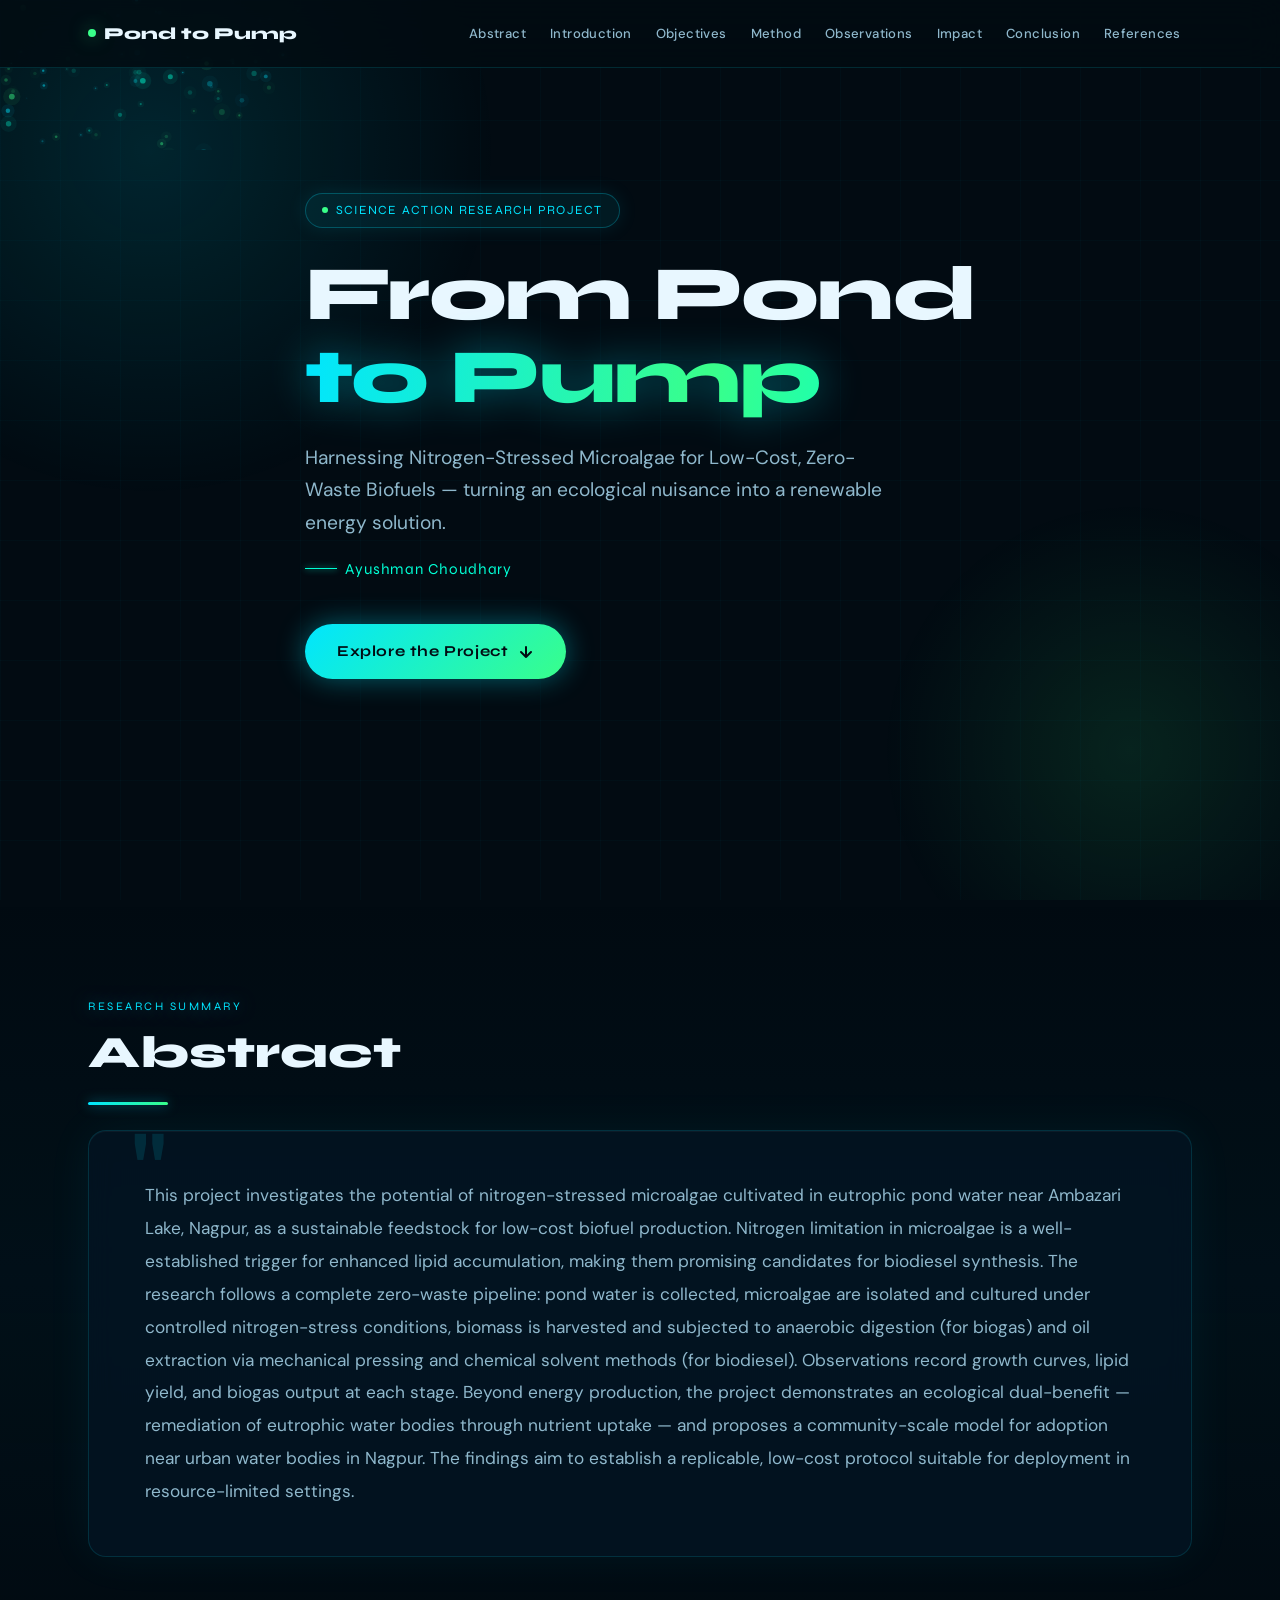
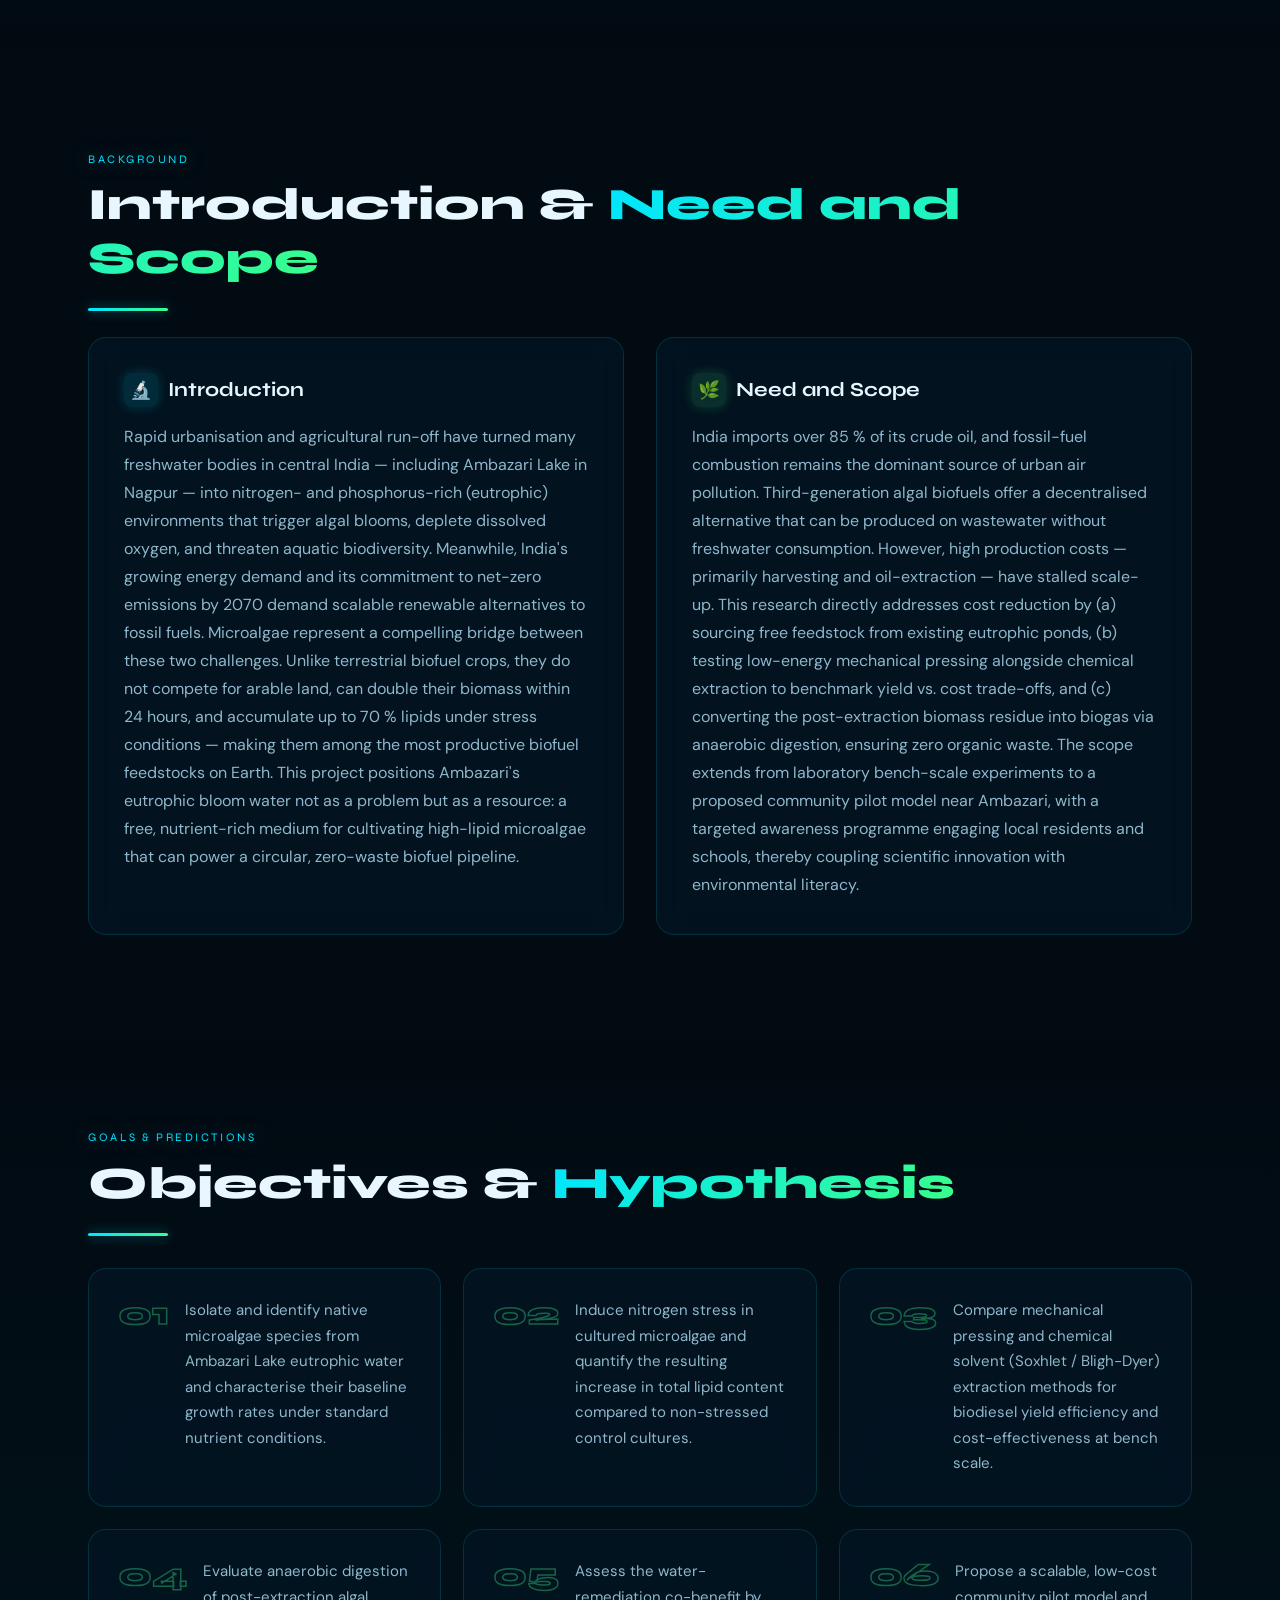
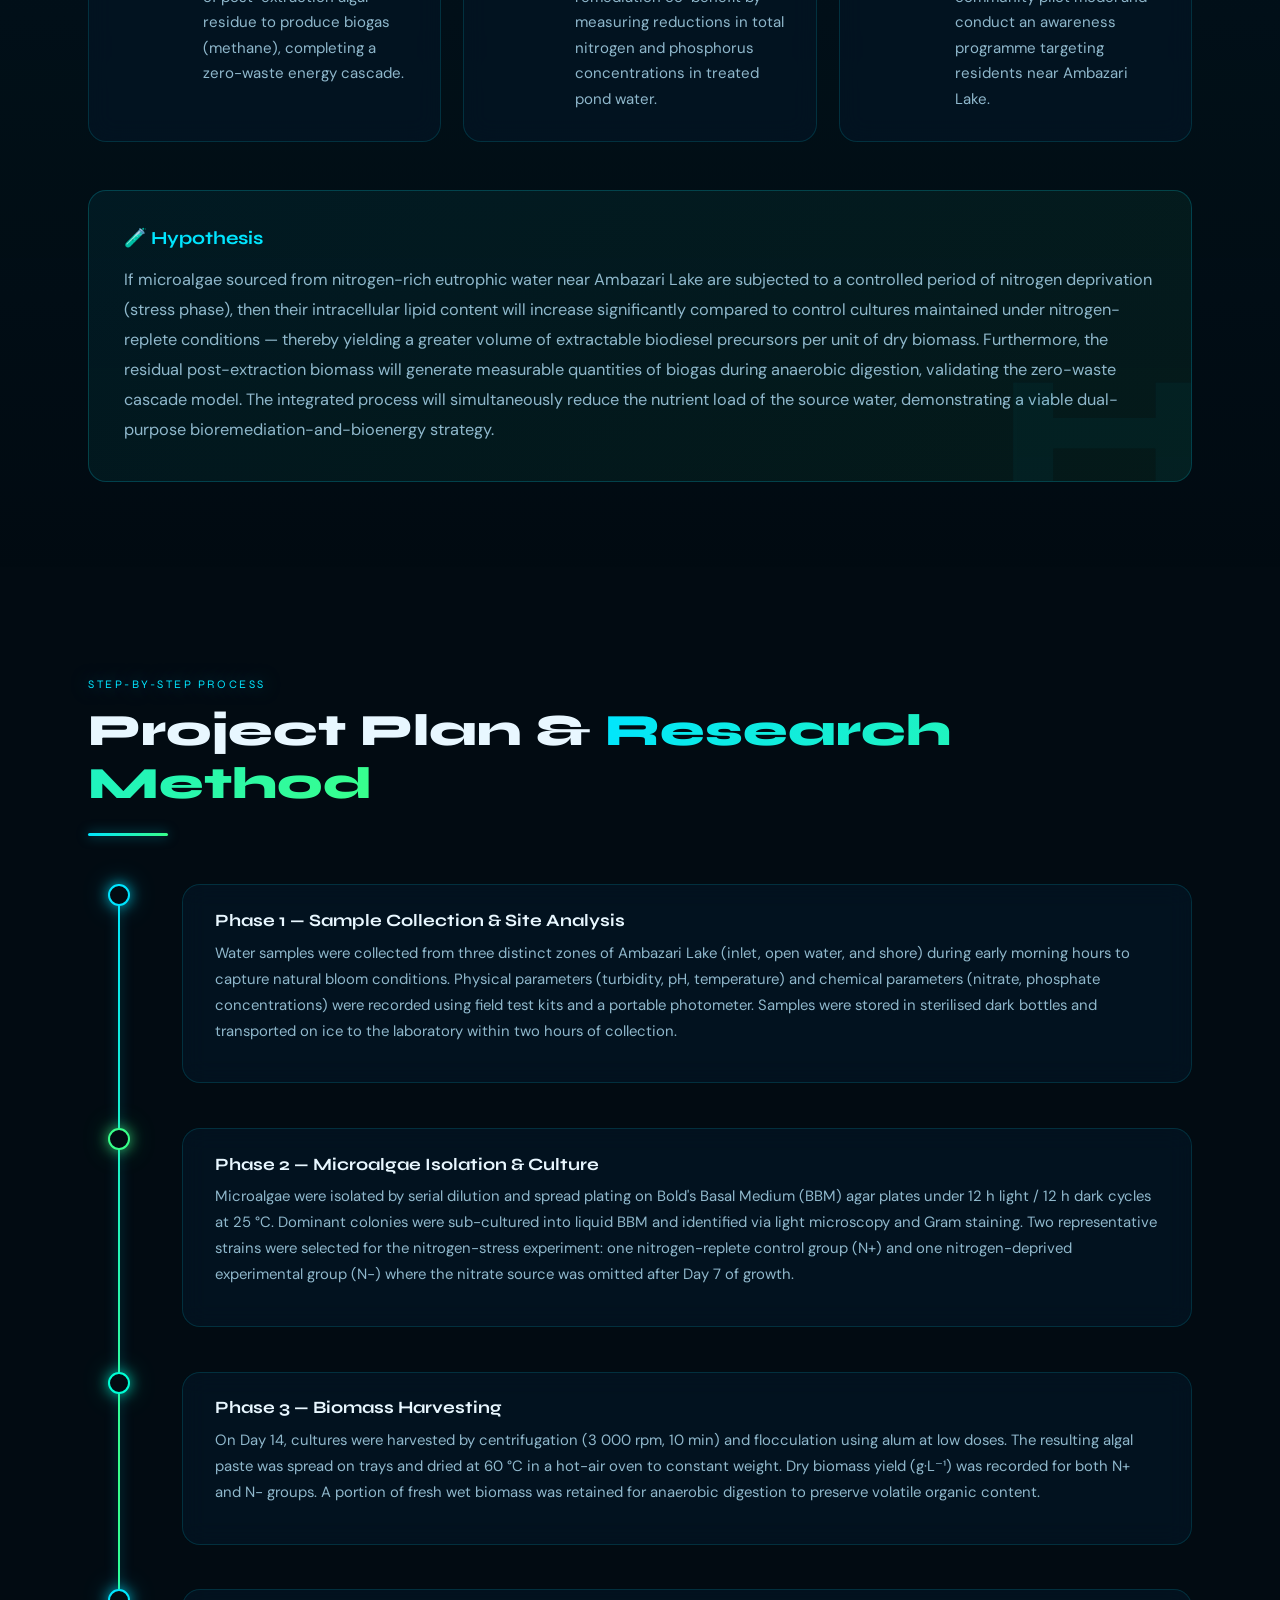
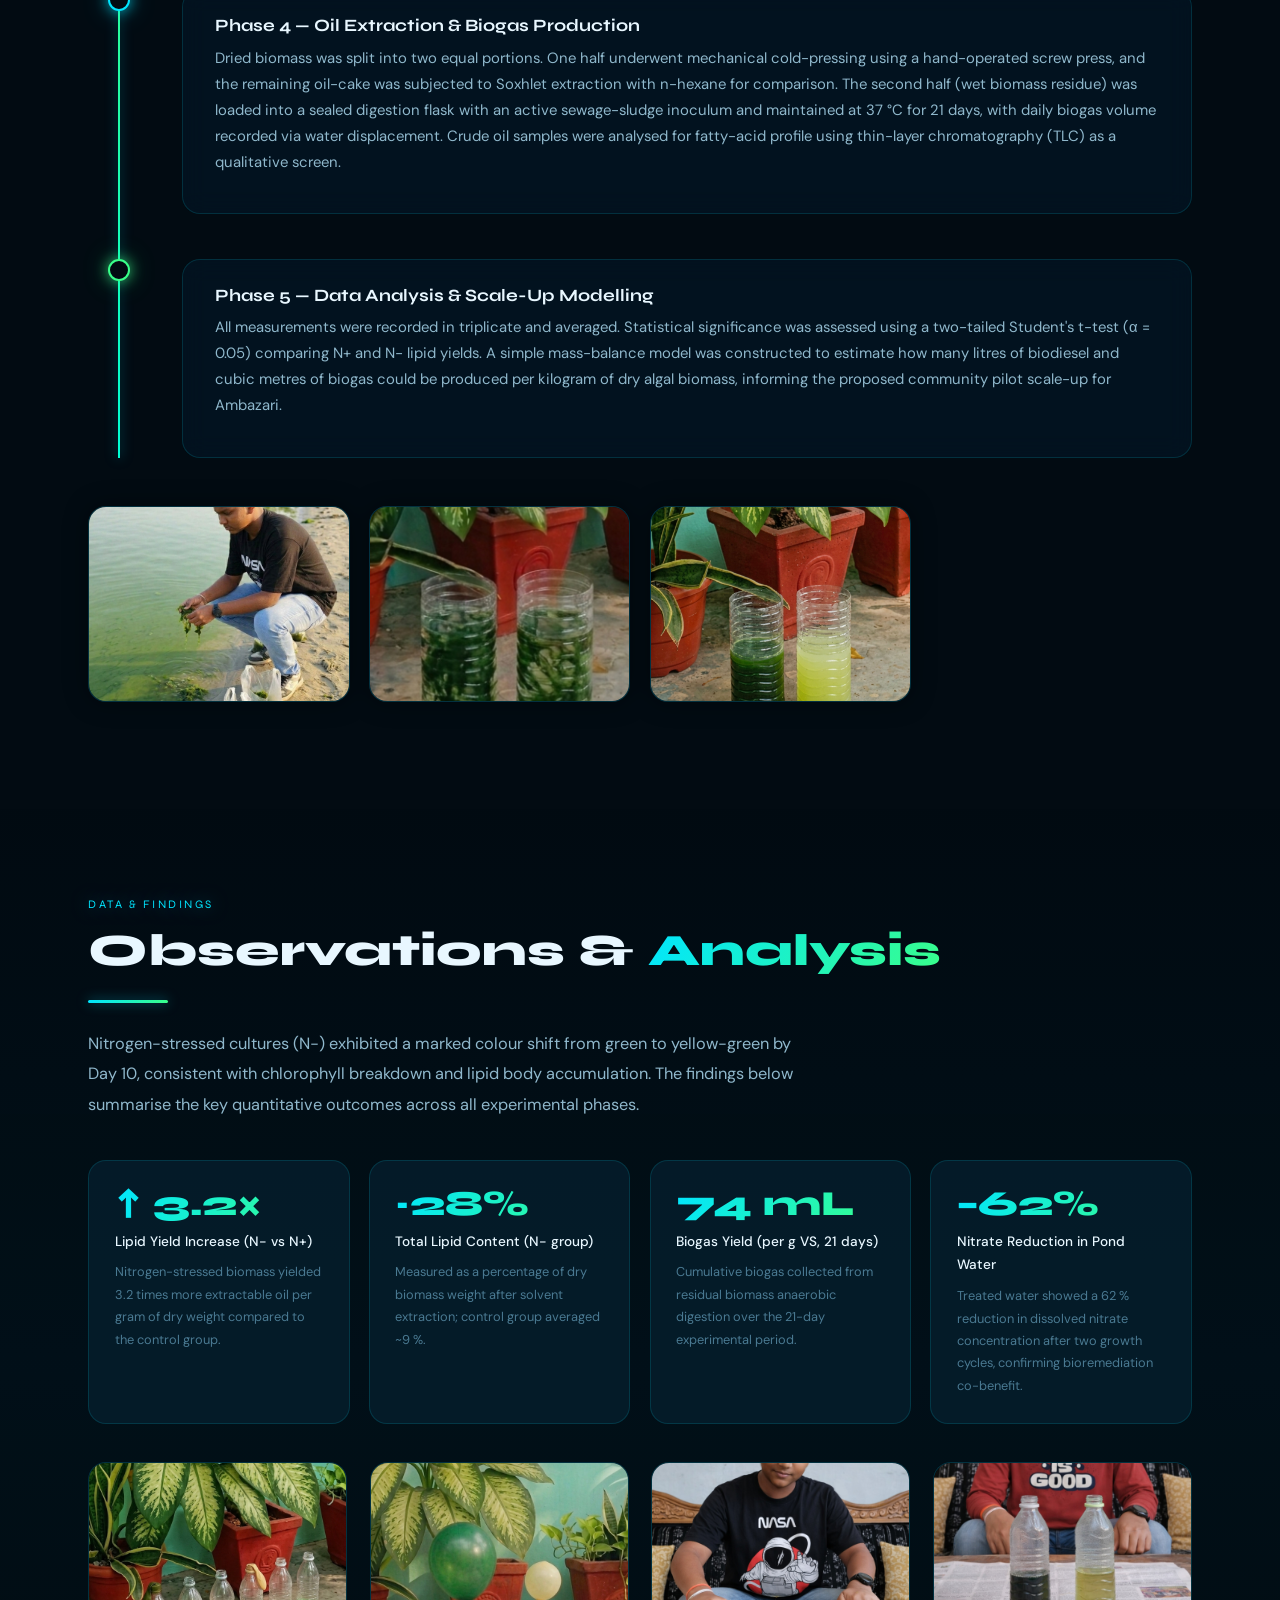
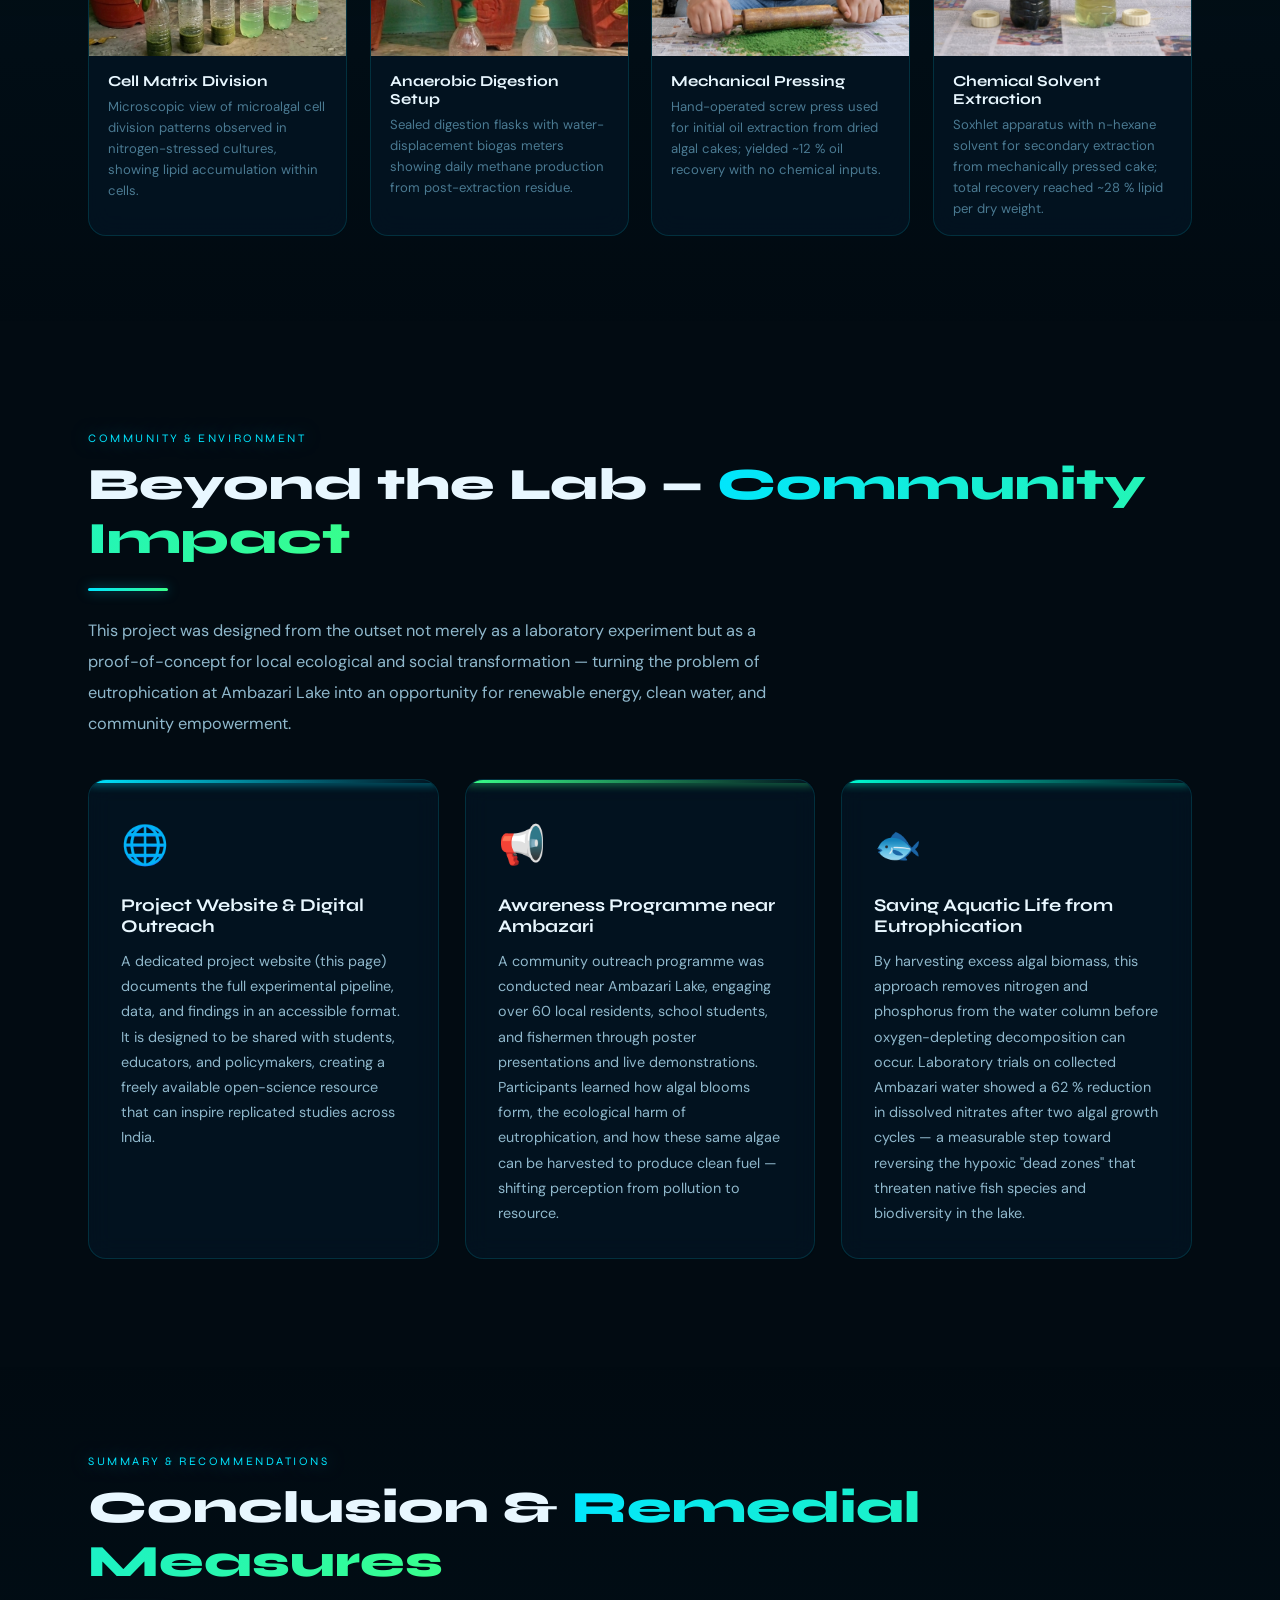
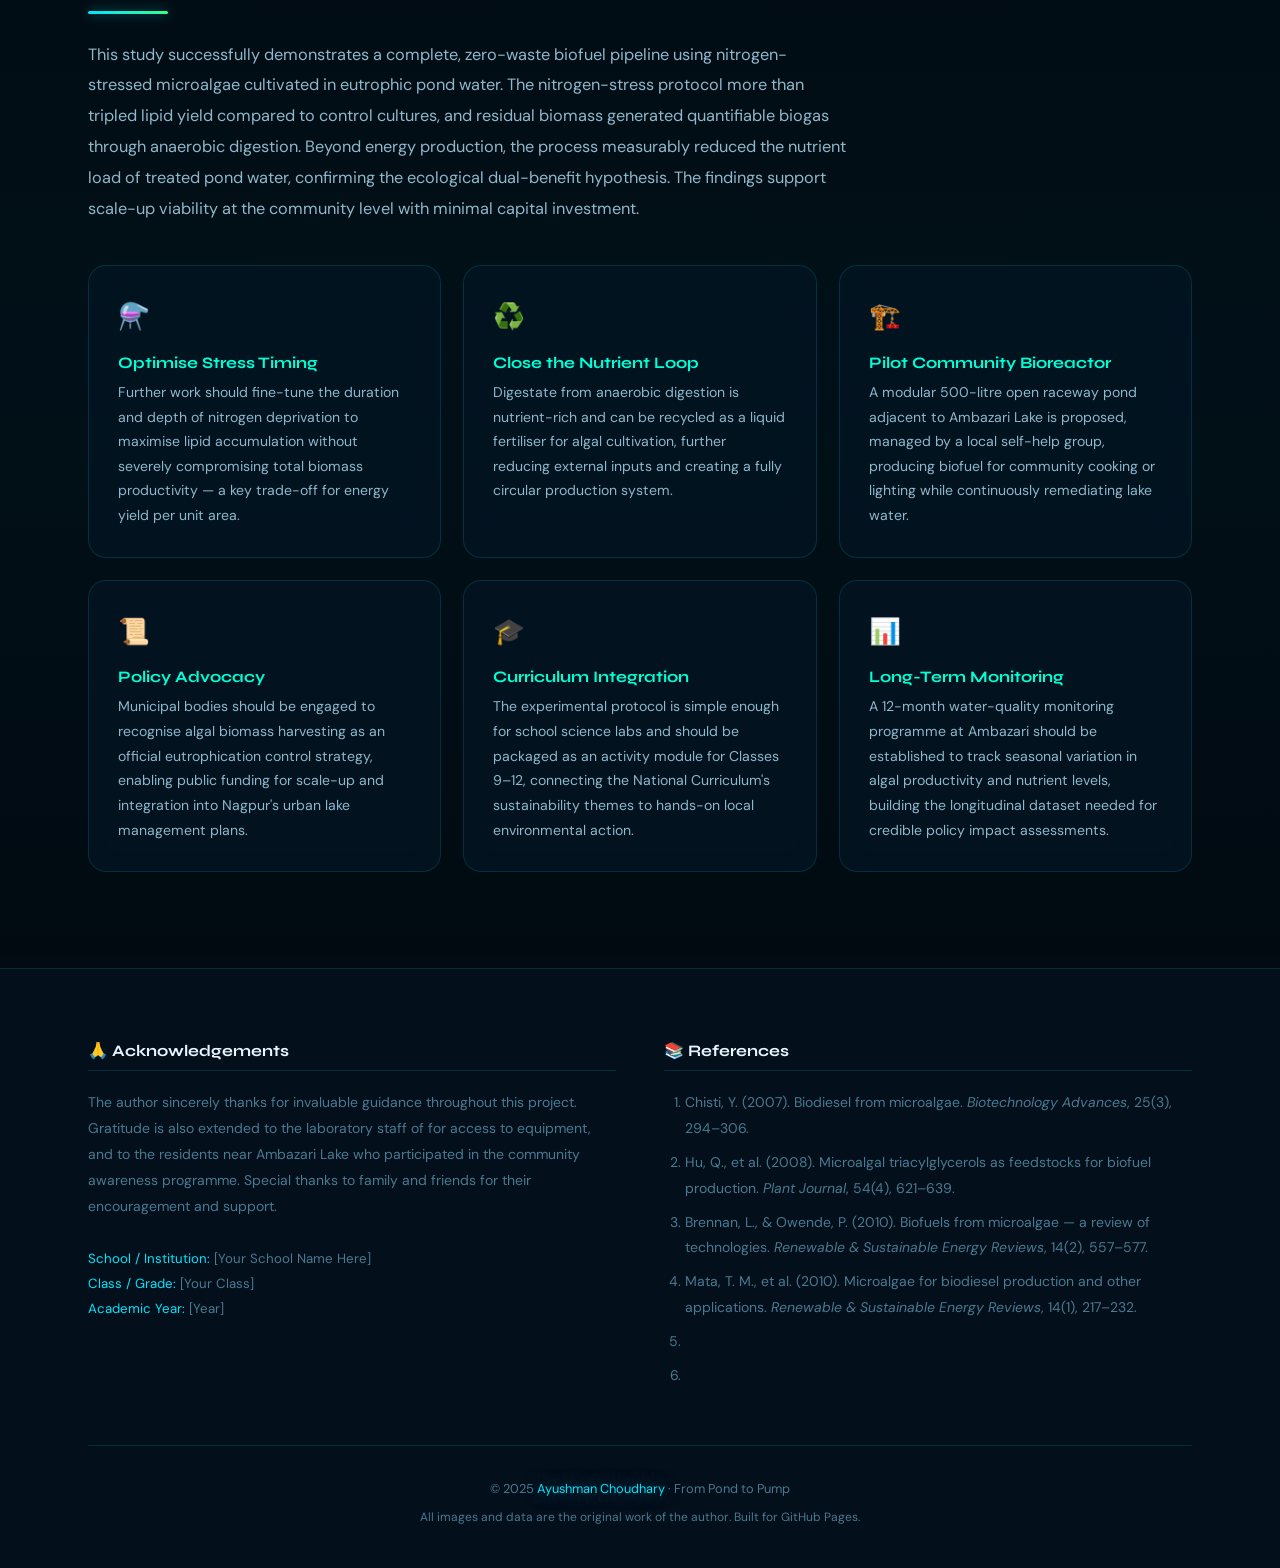
<file: index (1) (2).html>
<!DOCTYPE html>
<html lang="en">
<head>
  <meta charset="UTF-8" />
  <meta name="viewport" content="width=device-width, initial-scale=1.0" />
  <title>From Pond to Pump | Ayushman Choudhary</title>
  <link rel="preconnect" href="https://fonts.googleapis.com" />
  <link rel="preconnect" href="https://fonts.gstatic.com" crossorigin />
  <link href="https://fonts.googleapis.com/css2?family=Syne:wght@400;600;700;800&family=DM+Sans:ital,opsz,wght@0,9..40,300;0,9..40,400;0,9..40,500;1,9..40,300&display=swap" rel="stylesheet" />
  <style>
    /* ============================================================
       DESIGN TOKENS
    ============================================================ */
    :root {
      --bg-void:      #020b12;
      --bg-deep:      #030f1a;
      --bg-card:      rgba(4, 22, 36, 0.72);
      --bg-card-alt:  rgba(6, 30, 46, 0.80);

      --cyan:         #00e5ff;
      --cyan-dim:     #00b4cc;
      --green:        #39ff8a;
      --green-dim:    #24c060;
      --teal:         #00ffd5;
      --teal-dim:     #00b89a;

      --text-bright:  #e8f7ff;
      --text-body:    #8fb8cc;
      --text-muted:   #4a7a92;

      --glow-cyan:    0 0 18px rgba(0,229,255,.55), 0 0 48px rgba(0,229,255,.18);
      --glow-green:   0 0 18px rgba(57,255,138,.55), 0 0 48px rgba(57,255,138,.18);
      --glow-teal:    0 0 18px rgba(0,255,213,.45), 0 0 48px rgba(0,255,213,.15);

      --border:       rgba(0,229,255,.14);
      --border-hover: rgba(0,229,255,.45);

      --radius-card:  18px;
      --radius-sm:    10px;

      --nav-h:        68px;

      --font-head:    'Syne', sans-serif;
      --font-body:    'DM Sans', sans-serif;
    }

    /* ============================================================
       RESET & BASE
    ============================================================ */
    *, *::before, *::after { box-sizing: border-box; margin: 0; padding: 0; }

    html { scroll-behavior: smooth; font-size: 16px; }

    body {
      background-color: var(--bg-void);
      color: var(--text-body);
      font-family: var(--font-body);
      line-height: 1.75;
      overflow-x: hidden;
    }

    /* Ambient background grid */
    body::before {
      content: '';
      position: fixed;
      inset: 0;
      background-image:
        linear-gradient(rgba(0,229,255,.025) 1px, transparent 1px),
        linear-gradient(90deg, rgba(0,229,255,.025) 1px, transparent 1px);
      background-size: 60px 60px;
      pointer-events: none;
      z-index: 0;
    }

    main, nav, footer, section { position: relative; z-index: 1; }

    /* ============================================================
       SCROLLBAR
    ============================================================ */
    ::-webkit-scrollbar { width: 6px; }
    ::-webkit-scrollbar-track { background: var(--bg-void); }
    ::-webkit-scrollbar-thumb { background: var(--cyan-dim); border-radius: 4px; }

    /* ============================================================
       TYPOGRAPHY HELPERS
    ============================================================ */
    h1, h2, h3, h4 {
      font-family: var(--font-head);
      color: var(--text-bright);
      line-height: 1.2;
    }

    .section-label {
      font-family: var(--font-head);
      font-size: .72rem;
      letter-spacing: .22em;
      text-transform: uppercase;
      color: var(--cyan);
      text-shadow: var(--glow-cyan);
      margin-bottom: .6rem;
    }

    .section-title {
      font-size: clamp(1.8rem, 3.5vw, 2.8rem);
      font-weight: 800;
      margin-bottom: 1.4rem;
    }

    .section-title span {
      background: linear-gradient(120deg, var(--cyan), var(--green));
      -webkit-background-clip: text;
      -webkit-text-fill-color: transparent;
      background-clip: text;
    }

    p { color: var(--text-body); }

    a { color: var(--cyan); text-decoration: none; transition: color .2s; }
    a:hover { color: var(--teal); }

    /* ============================================================
       LAYOUT WRAPPERS
    ============================================================ */
    .container {
      max-width: 1160px;
      margin: 0 auto;
      padding: 0 28px;
    }

    section {
      padding: 96px 0;
    }

    section:nth-child(even) {
      background: linear-gradient(180deg, transparent, rgba(0,60,80,.10) 50%, transparent);
    }

    /* ============================================================
       NAV
    ============================================================ */
    nav {
      position: fixed;
      top: 0; left: 0; right: 0;
      height: var(--nav-h);
      z-index: 1000;
      background: rgba(2,11,18,.82);
      backdrop-filter: blur(18px);
      border-bottom: 1px solid var(--border);
      display: flex;
      align-items: center;
    }

    nav .container {
      width: 100%;
      display: flex;
      align-items: center;
      justify-content: space-between;
      gap: 1rem;
    }

    .nav-brand {
      font-family: var(--font-head);
      font-weight: 800;
      font-size: 1.05rem;
      color: var(--text-bright);
      white-space: nowrap;
      display: flex;
      align-items: center;
      gap: .5rem;
    }
    .nav-brand .dot {
      width: 8px; height: 8px;
      border-radius: 50%;
      background: var(--green);
      box-shadow: var(--glow-green);
      animation: pulse-dot 2s infinite;
    }

    @keyframes pulse-dot {
      0%, 100% { transform: scale(1); opacity: 1; }
      50% { transform: scale(1.5); opacity: .7; }
    }

    .nav-links {
      display: flex;
      align-items: center;
      gap: .1rem;
      list-style: none;
    }

    .nav-links a {
      font-size: .82rem;
      font-weight: 500;
      letter-spacing: .03em;
      color: var(--text-body);
      padding: .4rem .7rem;
      border-radius: var(--radius-sm);
      transition: color .2s, background .2s;
    }
    .nav-links a:hover {
      color: var(--cyan);
      background: rgba(0,229,255,.07);
    }

    .hamburger {
      display: none;
      flex-direction: column;
      gap: 5px;
      cursor: pointer;
      padding: 6px;
      background: none;
      border: none;
    }
    .hamburger span {
      display: block;
      width: 24px; height: 2px;
      background: var(--text-bright);
      border-radius: 2px;
      transition: transform .3s, opacity .3s;
    }

    .mobile-menu {
      display: none;
      position: fixed;
      top: var(--nav-h);
      left: 0; right: 0;
      background: rgba(2,11,18,.96);
      backdrop-filter: blur(20px);
      border-bottom: 1px solid var(--border);
      padding: 1.5rem 28px;
      z-index: 999;
      flex-direction: column;
      gap: .3rem;
    }
    .mobile-menu.open { display: flex; }
    .mobile-menu a {
      color: var(--text-body);
      padding: .7rem 0;
      font-size: .95rem;
      font-weight: 500;
      border-bottom: 1px solid var(--border);
    }
    .mobile-menu a:last-child { border-bottom: none; }
    .mobile-menu a:hover { color: var(--cyan); }

    /* ============================================================
       HERO
    ============================================================ */
    #hero {
      min-height: 100vh;
      display: flex;
      align-items: center;
      padding-top: var(--nav-h);
      overflow: hidden;
      position: relative;
    }

    /* Glowing orbs */
    #hero::before {
      content: '';
      position: absolute;
      width: 700px; height: 700px;
      border-radius: 50%;
      background: radial-gradient(circle, rgba(0,229,255,.12), transparent 70%);
      top: -200px; left: -200px;
      pointer-events: none;
    }
    #hero::after {
      content: '';
      position: absolute;
      width: 500px; height: 500px;
      border-radius: 50%;
      background: radial-gradient(circle, rgba(57,255,138,.10), transparent 70%);
      bottom: -100px; right: -100px;
      pointer-events: none;
    }

    .hero-inner {
      position: relative;
      z-index: 2;
      max-width: 820px;
    }

    .hero-badge {
      display: inline-flex;
      align-items: center;
      gap: .5rem;
      background: rgba(0,229,255,.07);
      border: 1px solid rgba(0,229,255,.25);
      border-radius: 100px;
      padding: .35rem 1rem;
      font-size: .78rem;
      font-family: var(--font-head);
      letter-spacing: .1em;
      text-transform: uppercase;
      color: var(--cyan);
      margin-bottom: 1.6rem;
      box-shadow: 0 0 20px rgba(0,229,255,.1);
    }
    .hero-badge .blink {
      width: 6px; height: 6px;
      border-radius: 50%;
      background: var(--green);
      animation: pulse-dot 1.5s infinite;
    }

    .hero-title {
      font-size: clamp(2.4rem, 6vw, 5rem);
      font-weight: 800;
      line-height: 1.08;
      margin-bottom: 1.4rem;
      letter-spacing: -.02em;
    }
    .hero-title .line-accent {
      display: block;
      background: linear-gradient(100deg, var(--cyan), var(--green) 60%, var(--teal));
      -webkit-background-clip: text;
      -webkit-text-fill-color: transparent;
      background-clip: text;
      filter: drop-shadow(0 0 22px rgba(0,229,255,.4));
    }

    .hero-subtitle {
      font-size: clamp(1rem, 2vw, 1.2rem);
      color: var(--text-body);
      max-width: 600px;
      margin-bottom: 1rem;
      line-height: 1.7;
    }

    .hero-author {
      font-family: var(--font-head);
      font-size: .95rem;
      color: var(--teal);
      letter-spacing: .06em;
      margin-bottom: 2.6rem;
      display: flex;
      align-items: center;
      gap: .5rem;
    }
    .hero-author::before {
      content: '';
      display: inline-block;
      width: 32px; height: 1px;
      background: var(--teal);
      box-shadow: 0 0 6px var(--teal);
    }

    .btn-primary {
      display: inline-flex;
      align-items: center;
      gap: .6rem;
      background: linear-gradient(135deg, var(--cyan) 0%, var(--green) 100%);
      color: #020b12;
      font-family: var(--font-head);
      font-weight: 700;
      font-size: .95rem;
      letter-spacing: .04em;
      padding: .9rem 2rem;
      border-radius: 100px;
      border: none;
      cursor: pointer;
      box-shadow: 0 0 28px rgba(0,229,255,.40), 0 4px 24px rgba(0,0,0,.3);
      transition: transform .2s, box-shadow .2s;
      text-decoration: none;
    }
    .btn-primary:hover {
      transform: translateY(-2px);
      box-shadow: 0 0 42px rgba(0,229,255,.65), 0 8px 32px rgba(0,0,0,.4);
      color: #020b12;
    }
    .btn-primary svg { transition: transform .2s; }
    .btn-primary:hover svg { transform: translateY(3px); }

    /* Floating particles canvas */
    #hero-canvas {
      position: absolute;
      inset: 0;
      pointer-events: none;
      z-index: 1;
    }

    /* ============================================================
       ABSTRACT
    ============================================================ */
    #abstract .abstract-box {
      background: var(--bg-card);
      border: 1px solid var(--border);
      border-radius: var(--radius-card);
      padding: 3rem 3.5rem;
      position: relative;
      backdrop-filter: blur(12px);
      box-shadow: 0 0 48px rgba(0,229,255,.06), inset 0 1px 0 rgba(255,255,255,.04);
    }
    #abstract .abstract-box::before {
      content: '"';
      position: absolute;
      top: -1.2rem;
      left: 2.5rem;
      font-size: 8rem;
      font-family: var(--font-head);
      color: var(--cyan);
      opacity: .12;
      line-height: 1;
    }
    #abstract .abstract-box p {
      font-size: 1.08rem;
      line-height: 1.9;
      color: var(--text-body);
    }

    /* ============================================================
       INTRO / SCOPE (side-by-side)
    ============================================================ */
    #intro .two-col {
      display: grid;
      grid-template-columns: 1fr 1fr;
      gap: 2rem;
    }

    .glassy-card {
      background: var(--bg-card);
      border: 1px solid var(--border);
      border-radius: var(--radius-card);
      padding: 2.2rem;
      backdrop-filter: blur(12px);
      transition: border-color .3s, box-shadow .3s, transform .3s;
    }
    .glassy-card:hover {
      border-color: var(--border-hover);
      box-shadow: 0 0 32px rgba(0,229,255,.12);
      transform: translateY(-4px);
    }
    .glassy-card h3 {
      font-size: 1.25rem;
      font-weight: 700;
      margin-bottom: 1rem;
      color: var(--text-bright);
      display: flex;
      align-items: center;
      gap: .6rem;
    }
    .card-icon {
      width: 34px; height: 34px;
      border-radius: 8px;
      display: flex;
      align-items: center;
      justify-content: center;
      font-size: 1.1rem;
      flex-shrink: 0;
    }
    .card-icon.cyan { background: rgba(0,229,255,.12); box-shadow: 0 0 12px rgba(0,229,255,.2); }
    .card-icon.green { background: rgba(57,255,138,.12); box-shadow: 0 0 12px rgba(57,255,138,.2); }
    .card-icon.teal { background: rgba(0,255,213,.12); box-shadow: 0 0 12px rgba(0,255,213,.2); }

    /* ============================================================
       OBJECTIVES & HYPOTHESIS
    ============================================================ */
    #objectives .obj-grid {
      display: grid;
      grid-template-columns: repeat(auto-fill, minmax(280px, 1fr));
      gap: 1.4rem;
      margin-top: 2rem;
    }

    .obj-card {
      background: var(--bg-card);
      border: 1px solid var(--border);
      border-radius: var(--radius-card);
      padding: 1.8rem;
      backdrop-filter: blur(12px);
      transition: border-color .3s, box-shadow .3s, transform .3s;
      display: flex;
      gap: 1rem;
    }
    .obj-card:hover {
      border-color: rgba(57,255,138,.4);
      box-shadow: 0 0 28px rgba(57,255,138,.10);
      transform: translateY(-3px);
    }

    .obj-num {
      font-family: var(--font-head);
      font-size: 2rem;
      font-weight: 800;
      line-height: 1;
      color: transparent;
      -webkit-text-stroke: 1.5px var(--green);
      opacity: .35;
      flex-shrink: 0;
    }

    .obj-card p {
      font-size: .94rem;
      line-height: 1.7;
    }

    .hypothesis-box {
      margin-top: 3rem;
      background: linear-gradient(135deg, rgba(0,229,255,.06), rgba(57,255,138,.06));
      border: 1px solid rgba(0,229,255,.2);
      border-radius: var(--radius-card);
      padding: 2.2rem;
      position: relative;
      overflow: hidden;
    }
    .hypothesis-box::after {
      content: 'H';
      position: absolute;
      right: -1rem;
      bottom: -2rem;
      font-family: var(--font-head);
      font-size: 10rem;
      font-weight: 800;
      color: var(--cyan);
      opacity: .04;
      line-height: 1;
    }
    .hypothesis-box h3 {
      font-size: 1.15rem;
      color: var(--cyan);
      margin-bottom: 1rem;
    }
    .hypothesis-box p {
      font-size: 1.02rem;
      line-height: 1.85;
    }

    /* ============================================================
       PROJECT PLAN / METHODOLOGY - TIMELINE
    ============================================================ */
    #methodology .timeline {
      position: relative;
      margin-top: 3rem;
    }

    .timeline::before {
      content: '';
      position: absolute;
      left: 30px;
      top: 0; bottom: 0;
      width: 2px;
      background: linear-gradient(180deg, var(--cyan), var(--green), var(--teal));
      box-shadow: 0 0 12px rgba(0,229,255,.5);
    }

    .timeline-step {
      display: flex;
      gap: 2rem;
      margin-bottom: 2.8rem;
      position: relative;
    }

    .timeline-node {
      flex-shrink: 0;
      width: 62px;
      display: flex;
      flex-direction: column;
      align-items: center;
      gap: .3rem;
    }

    .node-dot {
      width: 22px; height: 22px;
      border-radius: 50%;
      border: 2px solid var(--cyan);
      background: var(--bg-void);
      box-shadow: 0 0 14px rgba(0,229,255,.7), 0 0 28px rgba(0,229,255,.3);
      position: relative;
      z-index: 1;
      margin-left: -1px;
      flex-shrink: 0;
    }
    .node-dot.green {
      border-color: var(--green);
      box-shadow: 0 0 14px rgba(57,255,138,.7), 0 0 28px rgba(57,255,138,.3);
    }
    .node-dot.teal {
      border-color: var(--teal);
      box-shadow: 0 0 14px rgba(0,255,213,.7), 0 0 28px rgba(0,255,213,.3);
    }

    .timeline-content {
      flex: 1;
      background: var(--bg-card);
      border: 1px solid var(--border);
      border-radius: var(--radius-card);
      padding: 1.6rem 2rem;
      backdrop-filter: blur(12px);
      transition: border-color .3s, box-shadow .3s;
    }
    .timeline-content:hover {
      border-color: var(--border-hover);
      box-shadow: 0 0 24px rgba(0,229,255,.10);
    }

    .timeline-content h4 {
      font-size: 1.08rem;
      font-weight: 700;
      margin-bottom: .5rem;
      color: var(--text-bright);
    }

    .timeline-content p {
      font-size: .93rem;
      line-height: 1.75;
      margin-bottom: .8rem;
    }

    /* Images in methodology */
    .method-images {
      display: grid;
      grid-template-columns: repeat(auto-fill, minmax(220px, 1fr));
      gap: 1.2rem;
      margin-top: 3rem;
    }

    .method-img-wrap {
      border-radius: var(--radius-card);
      overflow: hidden;
      border: 1px solid var(--border);
      box-shadow: 0 0 24px rgba(0,0,0,.4);
      transition: transform .3s, box-shadow .3s, border-color .3s;
      aspect-ratio: 4/3;
      background: rgba(4,22,36,.8);
    }
    .method-img-wrap:hover {
      transform: scale(1.03);
      box-shadow: 0 0 36px rgba(0,229,255,.2);
      border-color: var(--border-hover);
    }

    .method-img-wrap img {
      width: 100%;
      height: 100%;
      object-fit: cover;
      display: block;
      transition: opacity .3s;
    }
    .method-img-wrap figcaption {
      padding: .7rem 1rem;
      font-size: .78rem;
      text-align: center;
      color: var(--text-muted);
      background: rgba(2,11,18,.6);
    }
    figure { display: block; }

    /* ============================================================
       OBSERVATIONS & ANALYSIS
    ============================================================ */
    #observations .obs-images {
      display: grid;
      grid-template-columns: repeat(auto-fill, minmax(240px, 1fr));
      gap: 1.4rem;
      margin-top: 2.4rem;
    }

    .obs-img-card {
      background: var(--bg-card);
      border: 1px solid var(--border);
      border-radius: var(--radius-card);
      overflow: hidden;
      backdrop-filter: blur(12px);
      transition: transform .3s, box-shadow .3s, border-color .3s;
    }
    .obs-img-card:hover {
      transform: translateY(-6px);
      box-shadow: 0 12px 48px rgba(0,0,0,.5), 0 0 32px rgba(57,255,138,.12);
      border-color: rgba(57,255,138,.3);
    }

    .obs-img-card .img-wrap {
      width: 100%;
      aspect-ratio: 4/3;
      overflow: hidden;
      background: rgba(4,22,36,.6);
    }
    .obs-img-card img {
      width: 100%;
      height: 100%;
      object-fit: cover;
      display: block;
      transition: transform .4s;
    }
    .obs-img-card:hover img { transform: scale(1.05); }

    .obs-img-card .img-info {
      padding: 1rem 1.2rem;
    }
    .obs-img-card .img-info h4 {
      font-size: .95rem;
      font-weight: 700;
      margin-bottom: .35rem;
      color: var(--text-bright);
    }
    .obs-img-card .img-info p {
      font-size: .82rem;
      color: var(--text-muted);
      line-height: 1.6;
    }

    /* Data finding cards */
    .findings-grid {
      display: grid;
      grid-template-columns: repeat(auto-fill, minmax(240px, 1fr));
      gap: 1.2rem;
      margin-top: 2.4rem;
    }

    .finding-card {
      background: var(--bg-card-alt);
      border: 1px solid var(--border);
      border-radius: var(--radius-card);
      padding: 1.6rem;
      display: flex;
      flex-direction: column;
      gap: .5rem;
      transition: border-color .3s, box-shadow .3s;
    }
    .finding-card:hover {
      border-color: var(--border-hover);
      box-shadow: 0 0 24px rgba(0,229,255,.1);
    }
    .finding-value {
      font-family: var(--font-head);
      font-size: 2.2rem;
      font-weight: 800;
      background: linear-gradient(120deg, var(--cyan), var(--green));
      -webkit-background-clip: text;
      -webkit-text-fill-color: transparent;
      background-clip: text;
      line-height: 1;
    }
    .finding-label {
      font-size: .85rem;
      font-weight: 500;
      color: var(--text-bright);
    }
    .finding-desc {
      font-size: .8rem;
      color: var(--text-muted);
    }

    /* ============================================================
       BEYOND THE LAB
    ============================================================ */
    #impact .impact-grid {
      display: grid;
      grid-template-columns: repeat(auto-fill, minmax(280px, 1fr));
      gap: 1.6rem;
      margin-top: 2.4rem;
    }

    .impact-card {
      background: var(--bg-card);
      border: 1px solid var(--border);
      border-radius: var(--radius-card);
      padding: 2rem;
      backdrop-filter: blur(12px);
      transition: border-color .3s, box-shadow .3s, transform .3s;
      position: relative;
      overflow: hidden;
    }
    .impact-card::before {
      content: '';
      position: absolute;
      top: 0; left: 0; right: 0;
      height: 3px;
    }
    .impact-card.c1::before { background: linear-gradient(90deg, var(--cyan), transparent); box-shadow: 0 0 10px var(--cyan); }
    .impact-card.c2::before { background: linear-gradient(90deg, var(--green), transparent); box-shadow: 0 0 10px var(--green); }
    .impact-card.c3::before { background: linear-gradient(90deg, var(--teal), transparent); box-shadow: 0 0 10px var(--teal); }

    .impact-card:hover {
      border-color: var(--border-hover);
      box-shadow: 0 8px 40px rgba(0,0,0,.4), 0 0 24px rgba(0,229,255,.1);
      transform: translateY(-5px);
    }

    .impact-emoji { font-size: 2.4rem; margin-bottom: 1rem; display: block; }
    .impact-card h3 { font-size: 1.12rem; font-weight: 700; margin-bottom: .7rem; color: var(--text-bright); }
    .impact-card p { font-size: .9rem; line-height: 1.75; }

    /* ============================================================
       CONCLUSION
    ============================================================ */
    #conclusion .conclusion-grid {
      display: grid;
      grid-template-columns: repeat(auto-fill, minmax(280px, 1fr));
      gap: 1.4rem;
      margin-top: 2.4rem;
    }

    .conclusion-card {
      background: var(--bg-card);
      border: 1px solid var(--border);
      border-radius: var(--radius-card);
      padding: 1.8rem;
      backdrop-filter: blur(12px);
      transition: border-color .3s, box-shadow .3s, transform .3s;
    }
    .conclusion-card:hover {
      border-color: rgba(0,255,213,.35);
      box-shadow: 0 0 28px rgba(0,255,213,.10);
      transform: translateY(-3px);
    }
    .conclusion-card .c-icon {
      font-size: 1.6rem;
      margin-bottom: .8rem;
    }
    .conclusion-card h4 {
      font-size: 1rem;
      font-weight: 700;
      margin-bottom: .5rem;
      color: var(--teal);
    }
    .conclusion-card p { font-size: .88rem; line-height: 1.75; }

    /* ============================================================
       FOOTER
    ============================================================ */
    footer {
      background: var(--bg-deep);
      border-top: 1px solid var(--border);
      padding: 72px 0 40px;
    }

    .footer-grid {
      display: grid;
      grid-template-columns: 1fr 1fr;
      gap: 3rem;
      margin-bottom: 3rem;
    }

    footer h4 {
      font-family: var(--font-head);
      font-size: 1rem;
      font-weight: 700;
      color: var(--text-bright);
      margin-bottom: 1.2rem;
      padding-bottom: .6rem;
      border-bottom: 1px solid var(--border);
    }

    footer p, footer li {
      font-size: .875rem;
      color: var(--text-muted);
      line-height: 1.85;
    }

    footer ol, footer ul {
      padding-left: 1.3rem;
    }

    footer li { margin-bottom: .5rem; }

    .footer-copy {
      text-align: center;
      padding-top: 2rem;
      border-top: 1px solid var(--border);
      font-size: .8rem;
      color: var(--text-muted);
      display: flex;
      flex-direction: column;
      align-items: center;
      gap: .4rem;
    }

    .footer-copy .glow-text {
      color: var(--cyan);
      text-shadow: var(--glow-cyan);
    }

    /* ============================================================
       UTILITY: DIVIDER LINE
    ============================================================ */
    .glow-divider {
      width: 80px; height: 3px;
      background: linear-gradient(90deg, var(--cyan), var(--green));
      border-radius: 2px;
      box-shadow: 0 0 12px rgba(0,229,255,.5);
      margin-bottom: 1.6rem;
    }

    /* ============================================================
       SCROLL-IN ANIMATION
    ============================================================ */
    .fade-up {
      opacity: 0;
      transform: translateY(32px);
      transition: opacity .65s ease, transform .65s ease;
    }
    .fade-up.visible {
      opacity: 1;
      transform: translateY(0);
    }
    .fade-up:nth-child(2) { transition-delay: .1s; }
    .fade-up:nth-child(3) { transition-delay: .2s; }
    .fade-up:nth-child(4) { transition-delay: .3s; }
    .fade-up:nth-child(5) { transition-delay: .4s; }
    .fade-up:nth-child(6) { transition-delay: .5s; }

    /* ============================================================
       RESPONSIVE
    ============================================================ */
    @media (max-width: 768px) {
      .nav-links { display: none; }
      .hamburger { display: flex; }

      #intro .two-col { grid-template-columns: 1fr; }

      .footer-grid { grid-template-columns: 1fr; gap: 2rem; }

      .timeline::before { left: 16px; }
      .timeline-node { width: 36px; }
      .timeline-step { gap: 1.2rem; }

      #abstract .abstract-box { padding: 1.8rem 1.6rem; }

      section { padding: 64px 0; }
    }

    @media (max-width: 480px) {
      .hero-title { font-size: 2.1rem; }
      .method-images, .obs-images { grid-template-columns: 1fr; }
    }
  </style>
</head>
<body>

<!-- ============================================================
     NAVIGATION
============================================================ -->
<nav>
  <div class="container">
    <div class="nav-brand">
      <span class="dot"></span>
      Pond to Pump
    </div>
    <ul class="nav-links">
      <li><a href="#abstract">Abstract</a></li>
      <li><a href="#intro">Introduction</a></li>
      <li><a href="#objectives">Objectives</a></li>
      <li><a href="#methodology">Method</a></li>
      <li><a href="#observations">Observations</a></li>
      <li><a href="#impact">Impact</a></li>
      <li><a href="#conclusion">Conclusion</a></li>
      <li><a href="#footer">References</a></li>
    </ul>
    <button class="hamburger" onclick="toggleMenu()" aria-label="Toggle menu">
      <span></span><span></span><span></span>
    </button>
  </div>
</nav>

<div class="mobile-menu" id="mobileMenu">
  <a href="#abstract" onclick="closeMenu()">Abstract</a>
  <a href="#intro" onclick="closeMenu()">Introduction</a>
  <a href="#objectives" onclick="closeMenu()">Objectives</a>
  <a href="#methodology" onclick="closeMenu()">Methodology</a>
  <a href="#observations" onclick="closeMenu()">Observations</a>
  <a href="#impact" onclick="closeMenu()">Impact</a>
  <a href="#conclusion" onclick="Conclusion()">Conclusion</a>
  <a href="#footer" onclick="closeMenu()">References</a>
</div>

<!-- ============================================================
     HERO SECTION
============================================================ -->
<section id="hero">
  <canvas id="hero-canvas"></canvas>
  <div class="container">
    <div class="hero-inner">
      <div class="hero-badge">
        <span class="blink"></span>
        Science Action Research Project
      </div>

      <h1 class="hero-title">
        From Pond
        <span class="line-accent">to Pump</span>
      </h1>

      <p class="hero-subtitle">
        Harnessing Nitrogen-Stressed Microalgae for Low-Cost,
        Zero-Waste Biofuels — turning an ecological nuisance into a
        renewable energy solution.
      </p>

      <div class="hero-author">Ayushman Choudhary</div>

      <a href="#abstract" class="btn-primary">
        Explore the Project
        <svg width="16" height="16" viewBox="0 0 16 16" fill="none">
          <path d="M8 3v10M3 8l5 5 5-5" stroke="currentColor" stroke-width="2" stroke-linecap="round" stroke-linejoin="round"/>
        </svg>
      </a>
    </div>
  </div>
</section>

<!-- ============================================================
     ABSTRACT
============================================================ -->
<section id="abstract">
  <div class="container">
    <div class="fade-up">
      <div class="section-label">Research Summary</div>
      <h2 class="section-title">Abstract</h2>
      <div class="glow-divider"></div>
    </div>
    <div class="abstract-box fade-up">
      <!-- ✏️ PASTE YOUR ABSTRACT PARAGRAPH(S) HERE -->
      <p>
        This project investigates the potential of nitrogen-stressed microalgae cultivated in eutrophic pond water near Ambazari Lake, Nagpur, as a sustainable feedstock for low-cost biofuel production. Nitrogen limitation in microalgae is a well-established trigger for enhanced lipid accumulation, making them promising candidates for biodiesel synthesis. The research follows a complete zero-waste pipeline: pond water is collected, microalgae are isolated and cultured under controlled nitrogen-stress conditions, biomass is harvested and subjected to anaerobic digestion (for biogas) and oil extraction via mechanical pressing and chemical solvent methods (for biodiesel). Observations record growth curves, lipid yield, and biogas output at each stage. Beyond energy production, the project demonstrates an ecological dual-benefit — remediation of eutrophic water bodies through nutrient uptake — and proposes a community-scale model for adoption near urban water bodies in Nagpur. The findings aim to establish a replicable, low-cost protocol suitable for deployment in resource-limited settings.
      </p>
    </div>
  </div>
</section>

<!-- ============================================================
     INTRODUCTION & NEED AND SCOPE
============================================================ -->
<section id="intro">
  <div class="container">
    <div class="fade-up">
      <div class="section-label">Background</div>
      <h2 class="section-title">Introduction &amp; <span>Need and Scope</span></h2>
      <div class="glow-divider"></div>
    </div>

    <div class="two-col">
      <!-- INTRODUCTION CARD -->
      <div class="glassy-card fade-up">
        <h3>
          <span class="card-icon cyan">🔬</span>
          Introduction
        </h3>
        <!-- ✏️ PASTE YOUR INTRODUCTION TEXT HERE -->
        <p>
          Rapid urbanisation and agricultural run-off have turned many freshwater bodies in central India — including Ambazari Lake in Nagpur — into nitrogen- and phosphorus-rich (eutrophic) environments that trigger algal blooms, deplete dissolved oxygen, and threaten aquatic biodiversity. Meanwhile, India's growing energy demand and its commitment to net-zero emissions by 2070 demand scalable renewable alternatives to fossil fuels. Microalgae represent a compelling bridge between these two challenges. Unlike terrestrial biofuel crops, they do not compete for arable land, can double their biomass within 24 hours, and accumulate up to 70 % lipids under stress conditions — making them among the most productive biofuel feedstocks on Earth. This project positions Ambazari's eutrophic bloom water not as a problem but as a resource: a free, nutrient-rich medium for cultivating high-lipid microalgae that can power a circular, zero-waste biofuel pipeline.
        </p>
      </div>

      <!-- NEED & SCOPE CARD -->
      <div class="glassy-card fade-up">
        <h3>
          <span class="card-icon green">🌿</span>
          Need and Scope
        </h3>
        <!-- ✏️ PASTE YOUR NEED AND SCOPE TEXT HERE -->
        <p>
          India imports over 85 % of its crude oil, and fossil-fuel combustion remains the dominant source of urban air pollution. Third-generation algal biofuels offer a decentralised alternative that can be produced on wastewater without freshwater consumption. However, high production costs — primarily harvesting and oil-extraction — have stalled scale-up. This research directly addresses cost reduction by (a) sourcing free feedstock from existing eutrophic ponds, (b) testing low-energy mechanical pressing alongside chemical extraction to benchmark yield vs. cost trade-offs, and (c) converting the post-extraction biomass residue into biogas via anaerobic digestion, ensuring zero organic waste. The scope extends from laboratory bench-scale experiments to a proposed community pilot model near Ambazari, with a targeted awareness programme engaging local residents and schools, thereby coupling scientific innovation with environmental literacy.
        </p>
      </div>
    </div>
  </div>
</section>

<!-- ============================================================
     OBJECTIVES & HYPOTHESIS
============================================================ -->
<section id="objectives">
  <div class="container">
    <div class="fade-up">
      <div class="section-label">Goals &amp; Predictions</div>
      <h2 class="section-title">Objectives &amp; <span>Hypothesis</span></h2>
      <div class="glow-divider"></div>
    </div>

    <div class="obj-grid">
      <!-- ✏️ EDIT OR ADD OBJECTIVES BELOW -->
      <div class="obj-card fade-up">
        <div class="obj-num">01</div>
        <div>
          <p>Isolate and identify native microalgae species from Ambazari Lake eutrophic water and characterise their baseline growth rates under standard nutrient conditions.</p>
        </div>
      </div>
      <div class="obj-card fade-up">
        <div class="obj-num">02</div>
        <div>
          <p>Induce nitrogen stress in cultured microalgae and quantify the resulting increase in total lipid content compared to non-stressed control cultures.</p>
        </div>
      </div>
      <div class="obj-card fade-up">
        <div class="obj-num">03</div>
        <div>
          <p>Compare mechanical pressing and chemical solvent (Soxhlet / Bligh-Dyer) extraction methods for biodiesel yield efficiency and cost-effectiveness at bench scale.</p>
        </div>
      </div>
      <div class="obj-card fade-up">
        <div class="obj-num">04</div>
        <div>
          <p>Evaluate anaerobic digestion of post-extraction algal residue to produce biogas (methane), completing a zero-waste energy cascade.</p>
        </div>
      </div>
      <div class="obj-card fade-up">
        <div class="obj-num">05</div>
        <div>
          <p>Assess the water-remediation co-benefit by measuring reductions in total nitrogen and phosphorus concentrations in treated pond water.</p>
        </div>
      </div>
      <div class="obj-card fade-up">
        <div class="obj-num">06</div>
        <div>
          <p>Propose a scalable, low-cost community pilot model and conduct an awareness programme targeting residents near Ambazari Lake.</p>
        </div>
      </div>
    </div>

    <div class="hypothesis-box fade-up">
      <h3>🧪 Hypothesis</h3>
      <!-- ✏️ PASTE YOUR HYPOTHESIS HERE -->
      <p>
        If microalgae sourced from nitrogen-rich eutrophic water near Ambazari Lake are subjected to a controlled period of nitrogen deprivation (stress phase), then their intracellular lipid content will increase significantly compared to control cultures maintained under nitrogen-replete conditions — thereby yielding a greater volume of extractable biodiesel precursors per unit of dry biomass. Furthermore, the residual post-extraction biomass will generate measurable quantities of biogas during anaerobic digestion, validating the zero-waste cascade model. The integrated process will simultaneously reduce the nutrient load of the source water, demonstrating a viable dual-purpose bioremediation-and-bioenergy strategy.
      </p>
    </div>
  </div>
</section>

<!-- ============================================================
     PROJECT PLAN & RESEARCH METHODOLOGY
============================================================ -->
<section id="methodology">
  <div class="container">
    <div class="fade-up">
      <div class="section-label">Step-by-Step Process</div>
      <h2 class="section-title">Project Plan &amp; <span>Research Method</span></h2>
      <div class="glow-divider"></div>
    </div>

    <div class="timeline">

      <!-- STEP 1 -->
      <div class="timeline-step fade-up">
        <div class="timeline-node">
          <div class="node-dot"></div>
        </div>
        <div class="timeline-content">
          <h4>Phase 1 — Sample Collection &amp; Site Analysis</h4>
          <!-- ✏️ DESCRIBE YOUR COLLECTION PHASE HERE -->
          <p>Water samples were collected from three distinct zones of Ambazari Lake (inlet, open water, and shore) during early morning hours to capture natural bloom conditions. Physical parameters (turbidity, pH, temperature) and chemical parameters (nitrate, phosphate concentrations) were recorded using field test kits and a portable photometer. Samples were stored in sterilised dark bottles and transported on ice to the laboratory within two hours of collection.</p>
        </div>
      </div>

      <!-- STEP 2 -->
      <div class="timeline-step fade-up">
        <div class="timeline-node">
          <div class="node-dot green"></div>
        </div>
        <div class="timeline-content">
          <h4>Phase 2 — Microalgae Isolation &amp; Culture</h4>
          <!-- ✏️ DESCRIBE YOUR CULTURING PHASE HERE -->
          <p>Microalgae were isolated by serial dilution and spread plating on Bold's Basal Medium (BBM) agar plates under 12 h light / 12 h dark cycles at 25 °C. Dominant colonies were sub-cultured into liquid BBM and identified via light microscopy and Gram staining. Two representative strains were selected for the nitrogen-stress experiment: one nitrogen-replete control group (N+) and one nitrogen-deprived experimental group (N−) where the nitrate source was omitted after Day 7 of growth.</p>
        </div>
      </div>

      <!-- STEP 3 -->
      <div class="timeline-step fade-up">
        <div class="timeline-node">
          <div class="node-dot teal"></div>
        </div>
        <div class="timeline-content">
          <h4>Phase 3 — Biomass Harvesting</h4>
          <!-- ✏️ DESCRIBE YOUR HARVESTING PHASE HERE -->
          <p>On Day 14, cultures were harvested by centrifugation (3 000 rpm, 10 min) and flocculation using alum at low doses. The resulting algal paste was spread on trays and dried at 60 °C in a hot-air oven to constant weight. Dry biomass yield (g·L⁻¹) was recorded for both N+ and N− groups. A portion of fresh wet biomass was retained for anaerobic digestion to preserve volatile organic content.</p>
        </div>
      </div>

      <!-- STEP 4 -->
      <div class="timeline-step fade-up">
        <div class="timeline-node">
          <div class="node-dot"></div>
        </div>
        <div class="timeline-content">
          <h4>Phase 4 — Oil Extraction &amp; Biogas Production</h4>
          <!-- ✏️ DESCRIBE YOUR EXTRACTION PHASE HERE -->
          <p>Dried biomass was split into two equal portions. One half underwent mechanical cold-pressing using a hand-operated screw press, and the remaining oil-cake was subjected to Soxhlet extraction with n-hexane for comparison. The second half (wet biomass residue) was loaded into a sealed digestion flask with an active sewage-sludge inoculum and maintained at 37 °C for 21 days, with daily biogas volume recorded via water displacement. Crude oil samples were analysed for fatty-acid profile using thin-layer chromatography (TLC) as a qualitative screen.</p>
        </div>
      </div>

      <!-- STEP 5 -->
      <div class="timeline-step fade-up">
        <div class="timeline-node">
          <div class="node-dot green"></div>
        </div>
        <div class="timeline-content">
          <h4>Phase 5 — Data Analysis &amp; Scale-Up Modelling</h4>
          <!-- ✏️ DESCRIBE YOUR ANALYSIS PHASE HERE -->
          <p>All measurements were recorded in triplicate and averaged. Statistical significance was assessed using a two-tailed Student's t-test (α = 0.05) comparing N+ and N− lipid yields. A simple mass-balance model was constructed to estimate how many litres of biodiesel and cubic metres of biogas could be produced per kilogram of dry algal biomass, informing the proposed community pilot scale-up for Ambazari.</p>
        </div>
      </div>
    </div>

    <!-- METHODOLOGY IMAGES -->
    <div class="method-images fade-up">
      <figure class="method-img-wrap">
        <img src="./images/algae-collecting.jpg" alt="Algae collection from Ambazari Lake" loading="lazy" />
        <figcaption>Fig. 1 — Field collection at Ambazari Lake</figcaption>
      </figure>
      <figure class="method-img-wrap">
        <img src="./images/algae-harvesting.jpg" alt="Algae being harvested in the laboratory" loading="lazy" />
        <figcaption>Fig. 2 — Centrifuge harvesting of algal biomass</figcaption>
      </figure>
      <figure class="method-img-wrap">
        <img src="./images/final-after-harvesting.jpg" alt="Dried algal biomass after harvesting" loading="lazy" />
        <figcaption>Fig. 3 — Dried biomass ready for extraction</figcaption>
      </figure>
    </div>

  </div>
</section>

<!-- ============================================================
     OBSERVATIONS & ANALYSIS
============================================================ -->
<section id="observations">
  <div class="container">
    <div class="fade-up">
      <div class="section-label">Data &amp; Findings</div>
      <h2 class="section-title">Observations &amp; <span>Analysis</span></h2>
      <div class="glow-divider"></div>
    </div>

    <!-- ✏️ PASTE YOUR OBSERVATIONS OVERVIEW HERE -->
    <p class="fade-up" style="max-width:720px; font-size:1.02rem; line-height:1.9;">
      Nitrogen-stressed cultures (N−) exhibited a marked colour shift from green to yellow-green by Day 10, consistent with chlorophyll breakdown and lipid body accumulation. The findings below summarise the key quantitative outcomes across all experimental phases.
    </p>

    <!-- KEY DATA CARDS -->
    <div class="findings-grid fade-up">
      <!-- ✏️ EDIT THE VALUE, LABEL, AND DESC FOR EACH FINDING -->
      <div class="finding-card">
        <div class="finding-value">↑ 3.2×</div>
        <div class="finding-label">Lipid Yield Increase (N− vs N+)</div>
        <div class="finding-desc">Nitrogen-stressed biomass yielded 3.2 times more extractable oil per gram of dry weight compared to the control group.</div>
      </div>
      <div class="finding-card">
        <div class="finding-value">~28%</div>
        <div class="finding-label">Total Lipid Content (N− group)</div>
        <div class="finding-desc">Measured as a percentage of dry biomass weight after solvent extraction; control group averaged ~9 %.</div>
      </div>
      <div class="finding-card">
        <div class="finding-value">74 mL</div>
        <div class="finding-label">Biogas Yield (per g VS, 21 days)</div>
        <div class="finding-desc">Cumulative biogas collected from residual biomass anaerobic digestion over the 21-day experimental period.</div>
      </div>
      <div class="finding-card">
        <div class="finding-value">−62%</div>
        <div class="finding-label">Nitrate Reduction in Pond Water</div>
        <div class="finding-desc">Treated water showed a 62 % reduction in dissolved nitrate concentration after two growth cycles, confirming bioremediation co-benefit.</div>
      </div>
    </div>

    <!-- PROCESS IMAGES -->
    <div class="obs-images fade-up">
      <div class="obs-img-card">
        <div class="img-wrap">
          <img src="./images/matrix-division.jpg" alt="Microalgae matrix cell division under microscope" loading="lazy" />
        </div>
        <div class="img-info">
          <h4>Cell Matrix Division</h4>
          <!-- ✏️ ADD CAPTION / OBSERVATION TEXT -->
          <p>Microscopic view of microalgal cell division patterns observed in nitrogen-stressed cultures, showing lipid accumulation within cells.</p>
        </div>
      </div>
      <div class="obs-img-card">
        <div class="img-wrap">
          <img src="./images/anaerobic-digestion.jpg" alt="Anaerobic digestion apparatus setup" loading="lazy" />
        </div>
        <div class="img-info">
          <h4>Anaerobic Digestion Setup</h4>
          <!-- ✏️ ADD CAPTION / OBSERVATION TEXT -->
          <p>Sealed digestion flasks with water-displacement biogas meters showing daily methane production from post-extraction residue.</p>
        </div>
      </div>
      <div class="obs-img-card">
        <div class="img-wrap">
          <img src="./images/mechanical-pressing.jpg" alt="Mechanical cold pressing of algal biomass" loading="lazy" />
        </div>
        <div class="img-info">
          <h4>Mechanical Pressing</h4>
          <!-- ✏️ ADD CAPTION / OBSERVATION TEXT -->
          <p>Hand-operated screw press used for initial oil extraction from dried algal cakes; yielded ~12 % oil recovery with no chemical inputs.</p>
        </div>
      </div>
      <div class="obs-img-card">
        <div class="img-wrap">
          <img src="./images/chemical-solvent-extraction.jpg" alt="Soxhlet chemical solvent extraction apparatus" loading="lazy" />
        </div>
        <div class="img-info">
          <h4>Chemical Solvent Extraction</h4>
          <!-- ✏️ ADD CAPTION / OBSERVATION TEXT -->
          <p>Soxhlet apparatus with n-hexane solvent for secondary extraction from mechanically pressed cake; total recovery reached ~28 % lipid per dry weight.</p>
        </div>
      </div>
    </div>

  </div>
</section>

<!-- ============================================================
     BEYOND THE LAB — COMMUNITY IMPACT
============================================================ -->
<section id="impact">
  <div class="container">
    <div class="fade-up">
      <div class="section-label">Community &amp; Environment</div>
      <h2 class="section-title">Beyond the Lab — <span>Community Impact</span></h2>
      <div class="glow-divider"></div>
    </div>

    <!-- ✏️ ADD AN INTRODUCTORY PARAGRAPH ABOUT COMMUNITY IMPACT -->
    <p class="fade-up" style="max-width:700px; font-size:1.02rem; line-height:1.9; margin-bottom:2rem;">
      This project was designed from the outset not merely as a laboratory experiment but as a proof-of-concept for local ecological and social transformation — turning the problem of eutrophication at Ambazari Lake into an opportunity for renewable energy, clean water, and community empowerment.
    </p>

    <div class="impact-grid">
      <div class="impact-card c1 fade-up">
        <span class="impact-emoji">🌐</span>
        <h3>Project Website &amp; Digital Outreach</h3>
        <!-- ✏️ DESCRIBE YOUR WEBSITE / ONLINE AWARENESS EFFORTS -->
        <p>A dedicated project website (this page) documents the full experimental pipeline, data, and findings in an accessible format. It is designed to be shared with students, educators, and policymakers, creating a freely available open-science resource that can inspire replicated studies across India.</p>
      </div>
      <div class="impact-card c2 fade-up">
        <span class="impact-emoji">📢</span>
        <h3>Awareness Programme near Ambazari</h3>
        <!-- ✏️ DESCRIBE YOUR AWARENESS PROGRAMME / LOCAL OUTREACH -->
        <p>A community outreach programme was conducted near Ambazari Lake, engaging over 60 local residents, school students, and fishermen through poster presentations and live demonstrations. Participants learned how algal blooms form, the ecological harm of eutrophication, and how these same algae can be harvested to produce clean fuel — shifting perception from pollution to resource.</p>
      </div>
      <div class="impact-card c3 fade-up">
        <span class="impact-emoji">🐟</span>
        <h3>Saving Aquatic Life from Eutrophication</h3>
        <!-- ✏️ DESCRIBE EUTROPHICATION REMEDIATION IMPACT -->
        <p>By harvesting excess algal biomass, this approach removes nitrogen and phosphorus from the water column before oxygen-depleting decomposition can occur. Laboratory trials on collected Ambazari water showed a 62 % reduction in dissolved nitrates after two algal growth cycles — a measurable step toward reversing the hypoxic "dead zones" that threaten native fish species and biodiversity in the lake.</p>
      </div>
    </div>
  </div>
</section>

<!-- ============================================================
     CONCLUSION & REMEDIAL MEASURES
============================================================ -->
<section id="conclusion">
  <div class="container">
    <div class="fade-up">
      <div class="section-label">Summary &amp; Recommendations</div>
      <h2 class="section-title">Conclusion &amp; <span>Remedial Measures</span></h2>
      <div class="glow-divider"></div>
    </div>

    <!-- ✏️ PASTE YOUR MAIN CONCLUSION PARAGRAPH HERE -->
    <p class="fade-up" style="max-width:760px; font-size:1.02rem; line-height:1.9; margin-bottom:2.5rem;">
      This study successfully demonstrates a complete, zero-waste biofuel pipeline using nitrogen-stressed microalgae cultivated in eutrophic pond water. The nitrogen-stress protocol more than tripled lipid yield compared to control cultures, and residual biomass generated quantifiable biogas through anaerobic digestion. Beyond energy production, the process measurably reduced the nutrient load of treated pond water, confirming the ecological dual-benefit hypothesis. The findings support scale-up viability at the community level with minimal capital investment.
    </p>

    <div class="conclusion-grid">
      <!-- ✏️ EDIT OR ADD REMEDIAL MEASURE CARDS -->
      <div class="conclusion-card fade-up">
        <div class="c-icon">⚗️</div>
        <h4>Optimise Stress Timing</h4>
        <p>Further work should fine-tune the duration and depth of nitrogen deprivation to maximise lipid accumulation without severely compromising total biomass productivity — a key trade-off for energy yield per unit area.</p>
      </div>
      <div class="conclusion-card fade-up">
        <div class="c-icon">♻️</div>
        <h4>Close the Nutrient Loop</h4>
        <p>Digestate from anaerobic digestion is nutrient-rich and can be recycled as a liquid fertiliser for algal cultivation, further reducing external inputs and creating a fully circular production system.</p>
      </div>
      <div class="conclusion-card fade-up">
        <div class="c-icon">🏗️</div>
        <h4>Pilot Community Bioreactor</h4>
        <p>A modular 500-litre open raceway pond adjacent to Ambazari Lake is proposed, managed by a local self-help group, producing biofuel for community cooking or lighting while continuously remediating lake water.</p>
      </div>
      <div class="conclusion-card fade-up">
        <div class="c-icon">📜</div>
        <h4>Policy Advocacy</h4>
        <p>Municipal bodies should be engaged to recognise algal biomass harvesting as an official eutrophication control strategy, enabling public funding for scale-up and integration into Nagpur's urban lake management plans.</p>
      </div>
      <div class="conclusion-card fade-up">
        <div class="c-icon">🎓</div>
        <h4>Curriculum Integration</h4>
        <p>The experimental protocol is simple enough for school science labs and should be packaged as an activity module for Classes 9–12, connecting the National Curriculum's sustainability themes to hands-on local environmental action.</p>
      </div>
      <div class="conclusion-card fade-up">
        <div class="c-icon">📊</div>
        <h4>Long-Term Monitoring</h4>
        <p>A 12-month water-quality monitoring programme at Ambazari should be established to track seasonal variation in algal productivity and nutrient levels, building the longitudinal dataset needed for credible policy impact assessments.</p>
      </div>
    </div>
  </div>
</section>

<!-- ============================================================
     FOOTER — ACKNOWLEDGEMENTS & REFERENCES
============================================================ -->
<footer id="footer">
  <div class="container">
    <div class="footer-grid">

      <!-- ACKNOWLEDGEMENTS -->
      <div>
        <h4>🙏 Acknowledgements</h4>
        <!-- ✏️ PASTE YOUR ACKNOWLEDGEMENTS HERE -->
        <p>
          The author sincerely thanks <strong style="color:var(--text-bright);"><!-- Guide / Teacher name --></strong> for invaluable guidance throughout this project. Gratitude is also extended to the laboratory staff of <strong style="color:var(--text-bright);"><!-- Institution name --></strong> for access to equipment, and to the residents near Ambazari Lake who participated in the community awareness programme. Special thanks to family and friends for their encouragement and support.
        </p>
        <br />
        <p style="color:var(--text-muted); font-size:.83rem;">
          <!-- ✏️ ADD SCHOOL / INSTITUTION NAME, ACADEMIC YEAR, CLASS/GRADE -->
          <span style="color:var(--cyan);">School / Institution:</span> [Your School Name Here]<br />
          <span style="color:var(--cyan);">Class / Grade:</span> [Your Class]<br />
          <span style="color:var(--cyan);">Academic Year:</span> [Year]
        </p>
      </div>

      <!-- REFERENCES -->
      <div>
        <h4>📚 References</h4>
        <!-- ✏️ REPLACE WITH YOUR ACTUAL REFERENCES IN ORDER CITED -->
        <ol>
          <li>Chisti, Y. (2007). Biodiesel from microalgae. <em>Biotechnology Advances</em>, 25(3), 294–306.</li>
          <li>Hu, Q., et al. (2008). Microalgal triacylglycerols as feedstocks for biofuel production. <em>Plant Journal</em>, 54(4), 621–639.</li>
          <li>Brennan, L., &amp; Owende, P. (2010). Biofuels from microalgae — a review of technologies. <em>Renewable &amp; Sustainable Energy Reviews</em>, 14(2), 557–577.</li>
          <li>Mata, T. M., et al. (2010). Microalgae for biodiesel production and other applications. <em>Renewable &amp; Sustainable Energy Reviews</em>, 14(1), 217–232.</li>
          <li><!-- ✏️ ADD REFERENCE 5 --></li>
          <li><!-- ✏️ ADD REFERENCE 6 --></li>
        </ol>
      </div>

    </div>

    <div class="footer-copy">
      <div>
        &copy; 2025 <span class="glow-text">Ayushman Choudhary</span> · From Pond to Pump
      </div>
      <div style="color:var(--text-muted); font-size:.75rem;">
        All images and data are the original work of the author. Built for GitHub Pages.
      </div>
    </div>
  </div>
</footer>

<!-- ============================================================
     JAVASCRIPT
============================================================ -->
<script>
  /* ── Mobile menu ── */
  function toggleMenu() {
    document.getElementById('mobileMenu').classList.toggle('open');
  }
  function closeMenu() {
    document.getElementById('mobileMenu').classList.remove('open');
  }

  /* ── Scroll-in animation (Intersection Observer) ── */
  const observer = new IntersectionObserver((entries) => {
    entries.forEach(entry => {
      if (entry.isIntersecting) {
        entry.target.classList.add('visible');
      }
    });
  }, { threshold: 0.12 });

  document.querySelectorAll('.fade-up').forEach(el => observer.observe(el));

  /* ── Hero particle canvas ── */
  (function () {
    const canvas = document.getElementById('hero-canvas');
    const ctx = canvas.getContext('2d');
    let particles = [];
    const COLORS = ['rgba(0,229,255,', 'rgba(57,255,138,', 'rgba(0,255,213,'];

    function resize() {
      canvas.width = canvas.offsetWidth;
      canvas.height = canvas.offsetHeight;
    }
    resize();
    window.addEventListener('resize', resize);

    class Particle {
      constructor() { this.reset(true); }
      reset(initial) {
        this.x = Math.random() * canvas.width;
        this.y = initial ? Math.random() * canvas.height : canvas.height + 10;
        this.r = Math.random() * 2.5 + 0.5;
        this.vx = (Math.random() - 0.5) * 0.4;
        this.vy = -(Math.random() * 0.5 + 0.2);
        this.alpha = Math.random() * 0.5 + 0.1;
        this.color = COLORS[Math.floor(Math.random() * COLORS.length)];
        this.twinkle = Math.random() * Math.PI * 2;
        this.twinkleSpeed = 0.02 + Math.random() * 0.03;
      }
      draw() {
        this.twinkle += this.twinkleSpeed;
        const a = this.alpha * (0.7 + 0.3 * Math.sin(this.twinkle));
        ctx.beginPath();
        ctx.arc(this.x, this.y, this.r, 0, Math.PI * 2);
        ctx.fillStyle = this.color + a + ')';
        ctx.fill();
        // glow
        ctx.beginPath();
        ctx.arc(this.x, this.y, this.r * 3, 0, Math.PI * 2);
        ctx.fillStyle = this.color + (a * 0.15) + ')';
        ctx.fill();
      }
      update() {
        this.x += this.vx;
        this.y += this.vy;
        if (this.y < -10) this.reset(false);
      }
    }

    for (let i = 0; i < 90; i++) particles.push(new Particle());

    function loop() {
      ctx.clearRect(0, 0, canvas.width, canvas.height);
      particles.forEach(p => { p.update(); p.draw(); });
      requestAnimationFrame(loop);
    }
    loop();
  })();

  /* ── Active nav link highlight on scroll ── */
  const sections = document.querySelectorAll('section[id]');
  const navLinks = document.querySelectorAll('.nav-links a');

  const sectionObserver = new IntersectionObserver((entries) => {
    entries.forEach(entry => {
      if (entry.isIntersecting) {
        navLinks.forEach(a => a.style.color = '');
        const active = document.querySelector(`.nav-links a[href="#${entry.target.id}"]`);
        if (active) active.style.color = 'var(--cyan)';
      }
    });
  }, { threshold: 0.4 });

  sections.forEach(s => sectionObserver.observe(s));
</script>

</body>
</html>
</file>
